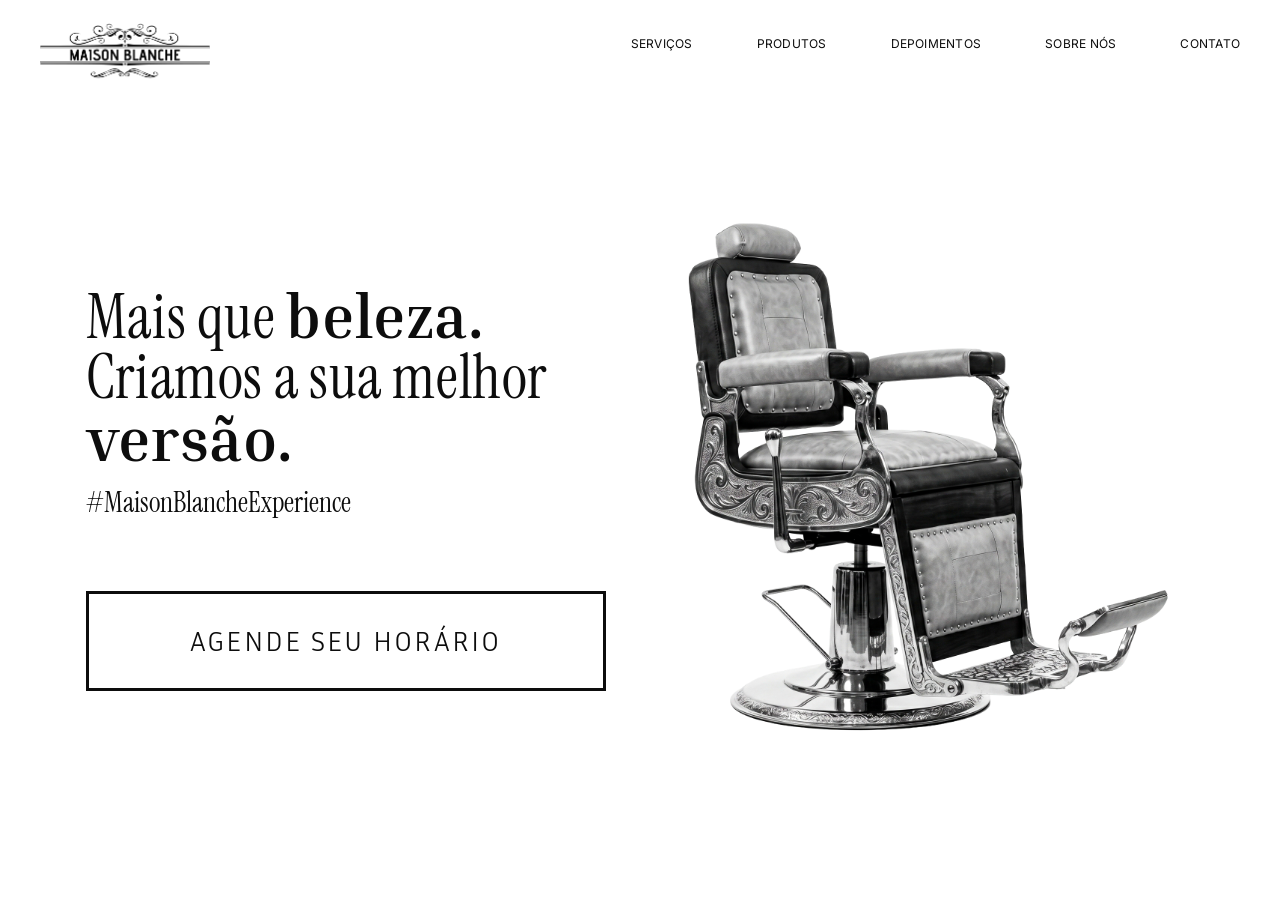
<file: index.html>
<!DOCTYPE html>
<html lang="pt-BR">

<head>
    <meta charset="UTF-8">
    <meta name="viewport" content="width=device-width, initial-scale=1.0">
    <title>Maison Blanche</title>
    <link rel="stylesheet" href="css/style.css">
</head>

<body>
    <header class="site-header"><a class="logo" href="index.html"><img src="assets/logo2black.png"
                alt="Maison Blanche"></a><button class="menu-toggle" aria-label="Abrir menu">☰</button>
        <nav class="nav-menu"><a href="servicos/index.html">Serviços</a><a href="produtos/index.html">Produtos</a><a
                href="depoimentos/index.html">Depoimentos</a><a href="sobre-nos/index.html">Sobre nós</a><a
                href="contato/index.html">Contato</a></nav>
    </header>
    <main class="page-main">
        <section class="hero">
            <div class="hero-content">
                <h1 class="hero-title">Mais que <strong>beleza.</strong><br>Criamos a sua melhor
                    <strong>versão.</strong></h1>
                <p class="hero-subtitle">#MaisonBlancheExperience</p><a class="hero-button"
                    href="contato/index.html">Agende seu horário</a>
            </div>
            <div class="hero-visual"><img class="hero-chair" src="assets/cadeira.png"
                    alt="Cadeira de salão Maison Blanche"></div>
        </section>
    </main>
    <script src="js/script.js"></script>
</body>

</html>
</file>
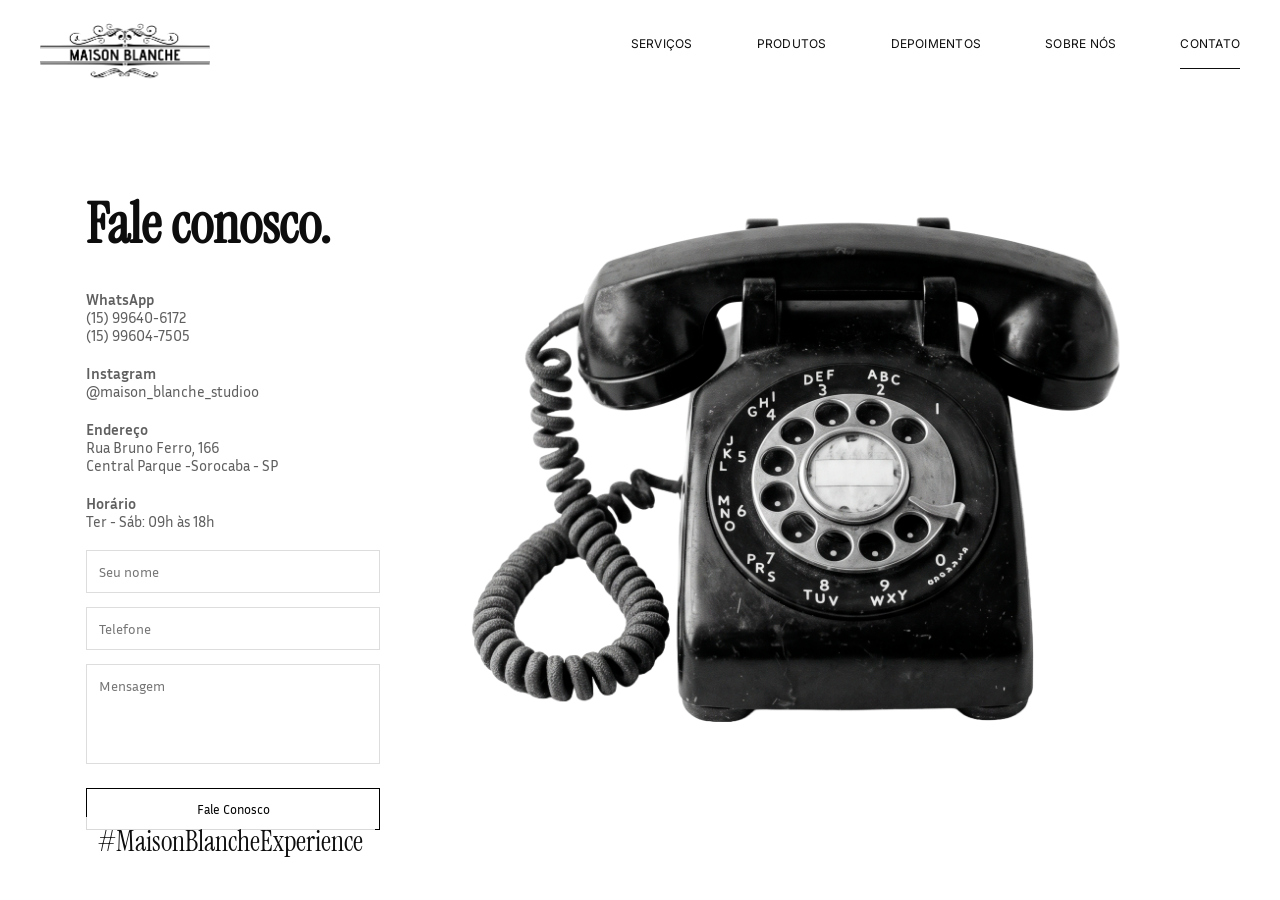
<file: contato/index.html>
<!DOCTYPE html>
<html lang="pt-BR">

<head>
    <meta charset="UTF-8">
    <meta name="viewport" content="width=device-width, initial-scale=1.0">
    <title>Contato | Maison Blanche</title>

    <link rel="stylesheet" href="../css/style.css">
</head>

<body>

    <header class="site-header">
        <a href="../home/index.html" class="logo">
            <img src="../assets/logo2black.png">
        </a>
        <button class="menu-toggle" aria-label="Abrir menu">☰</button>
        <nav class="nav-menu">
            <a href="../servicos/index.html">Serviços</a>
            <a href="../produtos/index.html">Produtos</a>
            <a href="../depoimentos/index.html">Depoimentos</a>
            <a href="../sobre-nos/index.html">Sobre Nós</a>
            <a href="../contato/index.html" class="active">Contato</a>
        </nav>
    </header>

    <main class="page-main contact-main">

        <section class="contact-layout">

            <!-- ESQUERDA -->
            <div class="contact-left">

                <h1>Fale conosco.</h1>

                <div class="contact-info">
                    <p><strong>WhatsApp</strong><br>
                        (15) 99640-6172<br>
                        (15) 99604-7505
                    </p>

                    <p><strong>Instagram</strong><br>@maison_blanche_studioo</p>

                    <p><strong>Endereço</strong><br>
                        Rua Bruno Ferro, 166<br>Central Parque -Sorocaba - SP</p>

                    <p><strong>Horário</strong><br>
                        Ter - Sáb: 09h às 18h</p>
                </div>

                <!-- FORM -->
                <form class="contact-form" id="contactForm">
                    <input type="text" placeholder="Seu nome" id="nome" required>
                    <input type="tel" placeholder="Telefone" id="telefone" required>
                    <textarea placeholder="Mensagem" id="mensagem" required></textarea>

                    <button type="submit">Fale Conosco</button>
                </form>

            </div>

            <!-- DIREITA -->
            <div class="contact-right">
                <img src="../assets/fone.png" class="contact-image">
            </div>

            <p class="contact-hashtag">#MaisonBlancheExperience</p>

        </section>

    </main>

    <script src="../js/contato.js"></script>

</body>

</html>
</file>
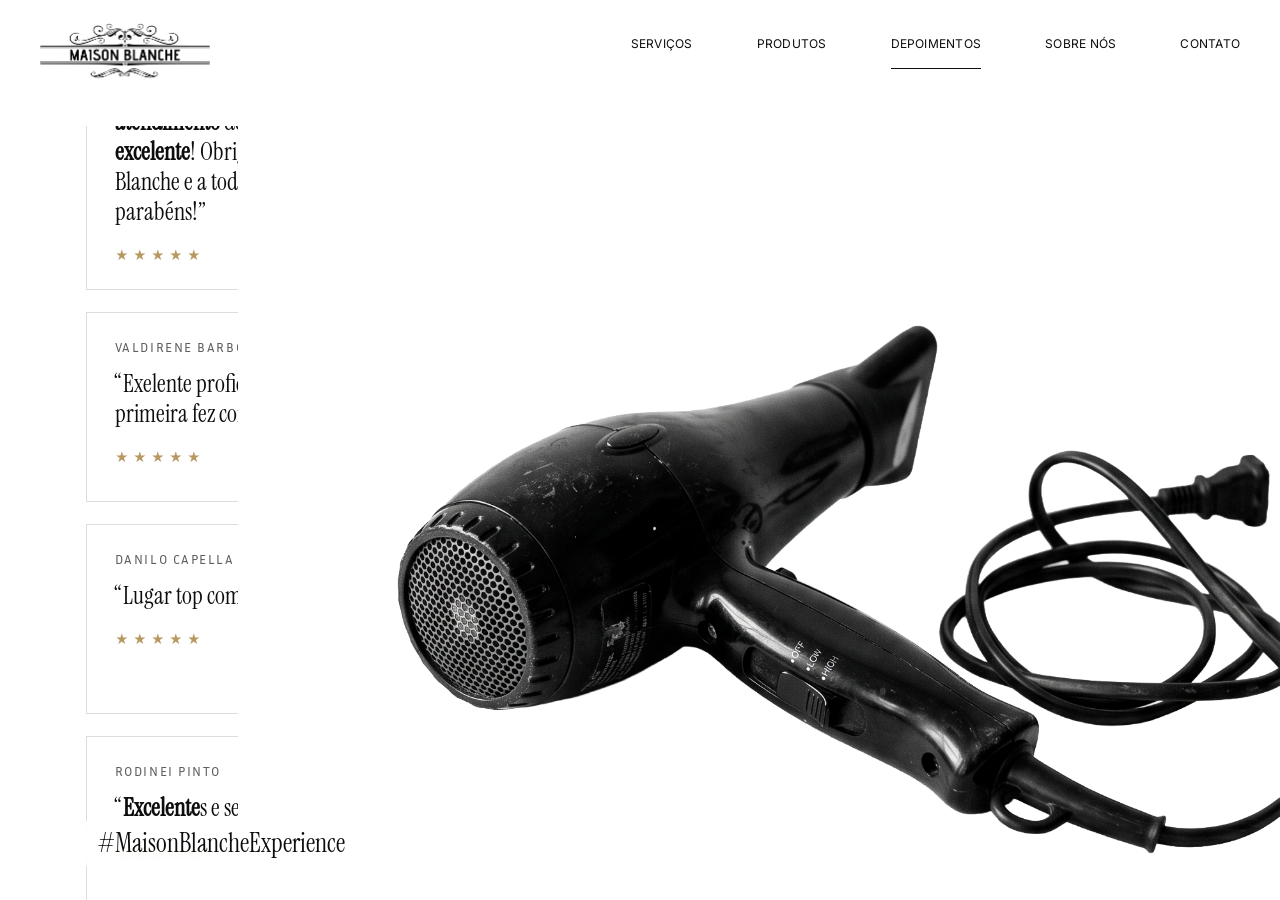
<file: depoimentos/index.html>
<!DOCTYPE html>
<html lang="pt-BR">

<head>
  <meta charset="UTF-8">
  <meta name="viewport" content="width=device-width, initial-scale=1.0">
  <title>Depoimentos | Maison Blanche</title>

  <link rel="stylesheet" href="../css/style.css">
</head>

<body>

  <header class="site-header">
    <a href="../home/index.html" class="logo">
      <img src="../assets/logo2black.png" alt="Maison Blanche">
    </a>

    <button class="menu-toggle" aria-label="Abrir menu">☰</button>
    <nav class="nav-menu">
      <a href="../servicos/index.html">Serviços</a>
      <a href="../produtos/index.html">Produtos</a>
      <a href="../depoimentos/index.html" class="active">Depoimentos</a>
      <a href="../sobre-nos/index.html">Sobre Nós</a>
      <a href="../contato/index.html">Contato</a>
    </nav>
  </header>

  <main class="page-main testimonials-main">
    <section class="testimonials-layout">

      <div class="testimonials-left">
        <div class="testimonials-carousel" id="testimonialsCarousel"></div>
      </div>

      <div class="testimonials-right">
        <img src="../assets/secador.png" alt="Secador Maison Blanche" class="testimonials-image">
      </div>

      <p class="testimonials-hashtag">#MaisonBlancheExperience</p>

    </section>
  </main>

  <script src="../js/depoimentos.js"></script>
</body>

</html>
</file>
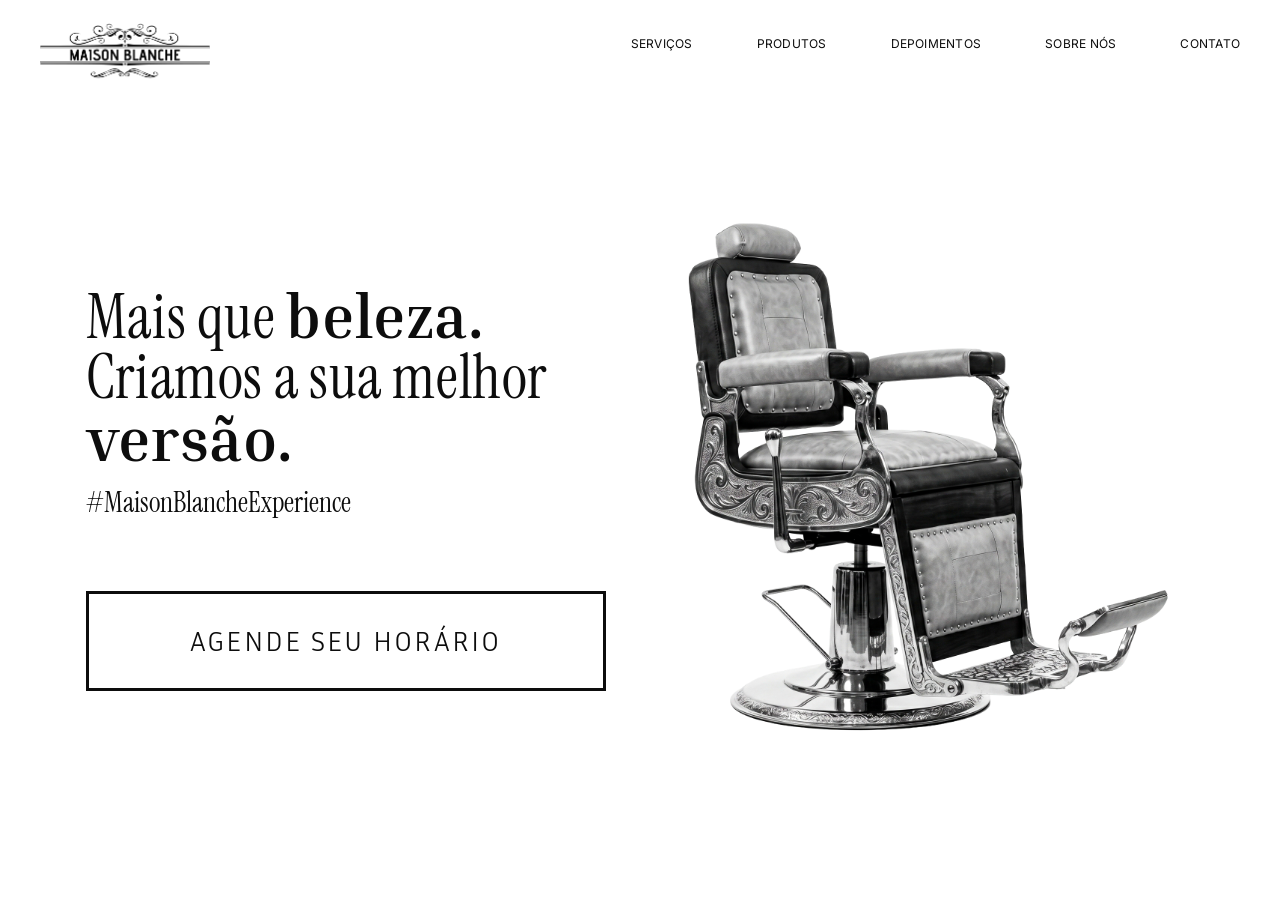
<file: home/index.html>
<!DOCTYPE html>
<html lang="pt-BR">

<head>
    <meta charset="UTF-8">
    <meta name="viewport" content="width=device-width, initial-scale=1.0">
    <title>Home | Maison Blanche</title>
    <link rel="stylesheet" href="../css/style.css">
</head>

<body>
    <header class="site-header"><a class="logo" href="../index.html"><img src="../assets/logo2black.png"
                alt="Maison Blanche"></a><button class="menu-toggle" aria-label="Abrir menu">☰</button>
        <nav class="nav-menu"><a href="../servicos/index.html">Serviços</a><a
                href="../produtos/index.html">Produtos</a><a href="../depoimentos/index.html">Depoimentos</a><a
                href="../sobre-nos/index.html">Sobre nós</a><a href="../contato/index.html">Contato</a></nav>
    </header>
    <main class="page-main">
        <section class="hero">
            <div class="hero-content">
                <h1 class="hero-title">Mais que <strong>beleza.</strong><br>Criamos a sua melhor
                    <strong>versão.</strong></h1>
                <p class="hero-subtitle">#MaisonBlancheExperience</p><a class="hero-button"
                    href="../contato/index.html">Agende seu horário</a>
            </div>
            <div class="hero-visual"><img class="hero-chair" src="../assets/cadeira.png"
                    alt="Cadeira de salão Maison Blanche"></div>
        </section>
    </main>
    <script src="../js/script.js"></script>
</body>

</html>
</file>
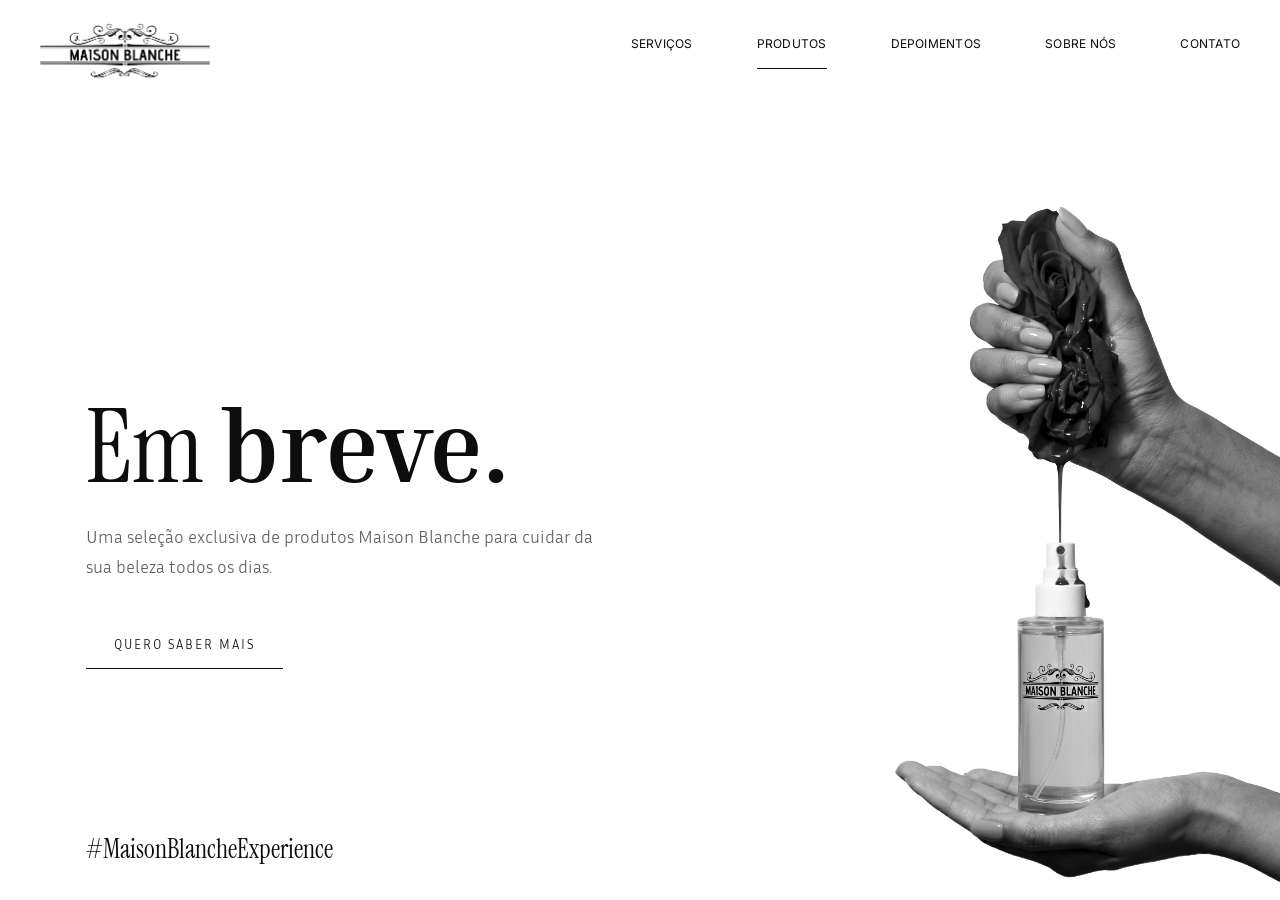
<file: produtos/index.html>
<!DOCTYPE html>
<html lang="pt-BR">

<head>
  <meta charset="UTF-8">
  <meta name="viewport" content="width=device-width, initial-scale=1.0">
  <title>Produtos | Maison Blanche</title>

  <link rel="stylesheet" href="../css/style.css">
</head>

<body>

  <header class="site-header">
    <a href="../home/index.html" class="logo">
      <img src="../assets/logo2black.png" alt="Maison Blanche">
    </a>

    <button class="menu-toggle" aria-label="Abrir menu">☰</button>

    <nav class="nav-menu">
      <a href="../servicos/index.html">Serviços</a>
      <a href="../produtos/index.html" class="active">Produtos</a>
      <a href="../depoimentos/index.html">Depoimentos</a>
      <a href="../sobre-nos/index.html">Sobre Nós</a>
      <a href="../contato/index.html">Contato</a>
    </nav>
  </header>

  <main class="page-main products-main">
    <section class="products-layout">

      <div class="products-left">
        <h1 class="products-title">
          Em <strong>breve.</strong>
        </h1>

        <p class="products-text">
          Uma seleção exclusiva de produtos Maison Blanche para cuidar da sua beleza todos os dias.
        </p>

        <a href="../contato/index.html" class="products-button">
          Quero saber mais
        </a>
      </div>

      <div class="products-right">
        <img src="../assets/recipiente_1.png" alt="Produtos Maison Blanche" class="products-image">
      </div>

      <p class="products-hashtag">#MaisonBlancheExperience</p>

    </section>
  </main>

  <script src="../js/script.js"></script>
</body>

</html>
</file>
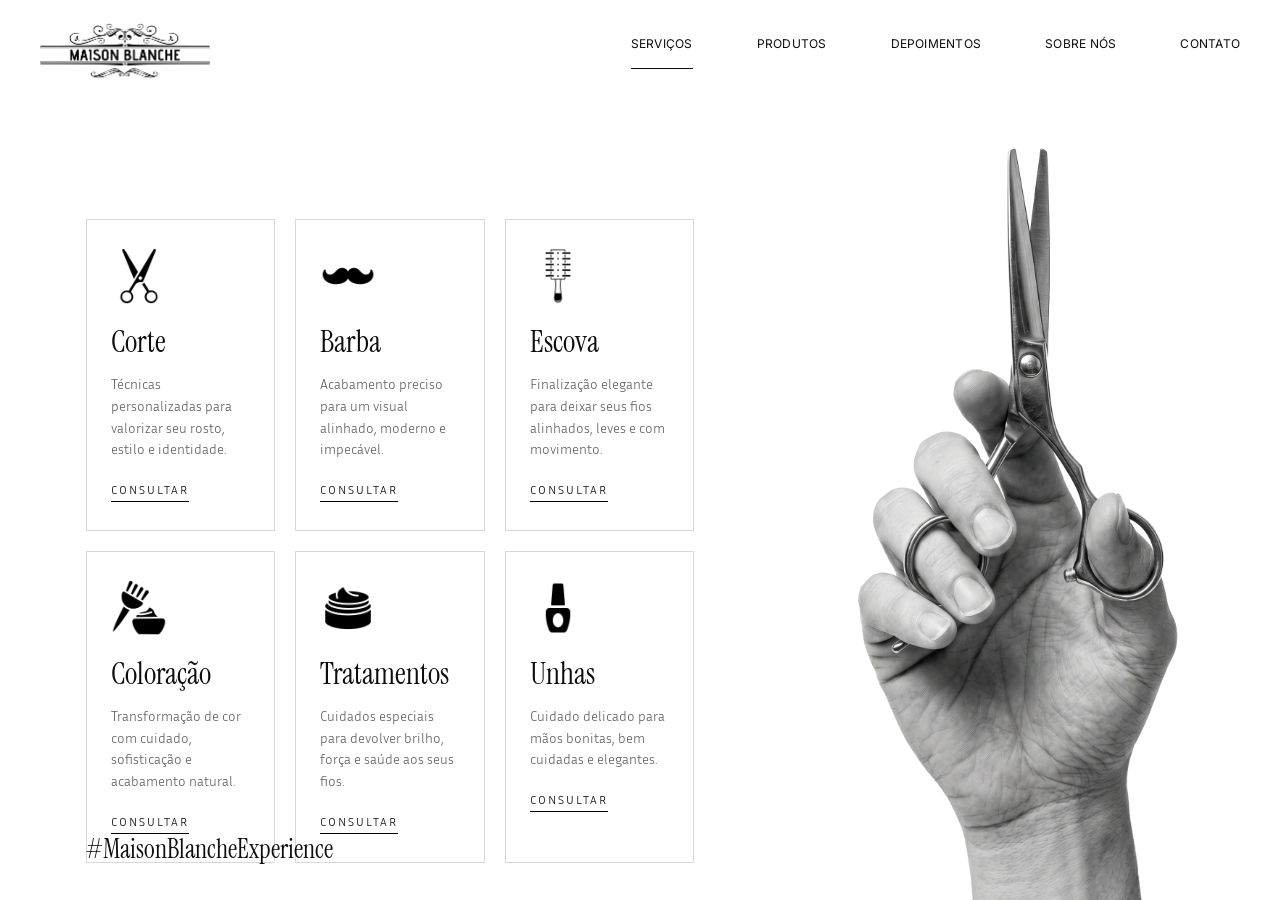
<file: servicos/index.html>
<!DOCTYPE html>
<html lang="pt-BR">

<head>
    <meta charset="UTF-8">
    <meta name="viewport" content="width=device-width, initial-scale=1.0">
    <title>Serviços | Maison Blanche</title>

    <link rel="stylesheet" href="../css/style.css">
</head>

<body>
    <header class="site-header">
        <a href="../home/index.html" class="logo">
            <img src="../assets/logo2black.png" alt="Maison Blanche">
        </a>
        <button class="menu-toggle" aria-label="Abrir menu">☰</button>
        <nav class="nav-menu">
            <a href="../servicos/index.html" class="active">Serviços</a>
            <a href="../produtos/index.html">Produtos</a>
            <a href="../depoimentos/index.html">Depoimentos</a>
            <a href="../sobre-nos/index.html">Sobre Nós</a>
            <a href="../contato/index.html">Contato</a>
        </nav>
    </header>

    <main class="page-main services-main">
        <section class="services-layout">
            <div class="services-left">
                <div class="services-cards">
                    <article class="service-card">
                        <img src="../assets/icons/scissor.png" class="service-icon" alt="Ícone de tesoura">
                        <h3>Corte</h3>
                        <p>Técnicas personalizadas para valorizar seu rosto, estilo e identidade.</p>
                        <a href="../contato/index.html">Consultar</a>
                    </article>

                    <article class="service-card">
                        <img src="../assets/icons/moustache.png" class="service-icon" alt="Ícone de barba">
                        <h3>Barba</h3>
                        <p>Acabamento preciso para um visual alinhado, moderno e impecável.</p>
                        <a href="../contato/index.html">Consultar</a>
                    </article>

                    <article class="service-card">
                        <img src="../assets/icons/hairbrush.png" class="service-icon" alt="Ícone de escova">
                        <h3>Escova</h3>
                        <p>Finalização elegante para deixar seus fios alinhados, leves e com movimento.</p>
                        <a href="../contato/index.html">Consultar</a>
                    </article>

                    <article class="service-card">
                        <img src="../assets/icons/hair-care.png" class="service-icon" alt="Ícone de pincel">
                        <h3>Coloração</h3>
                        <p>Transformação de cor com cuidado, sofisticação e acabamento natural.</p>
                        <a href="../contato/index.html">Consultar</a>
                    </article>

                    <article class="service-card">
                        <img src="../assets/icons/cream.png" class="service-icon" alt="Ícone de tratamento capilar">
                        <h3>Tratamentos</h3>
                        <p>Cuidados especiais para devolver brilho, força e saúde aos seus fios.</p>
                        <a href="../contato/index.html">Consultar</a>
                    </article>

                    <article class="service-card">
                        <img src="../assets/icons/nail-polish.png" class="service-icon" alt="Ícone de esmalte">
                        <h3>Unhas</h3>
                        <p>Cuidado delicado para mãos bonitas, bem cuidadas e elegantes.</p>
                        <a href="../contato/index.html">Consultar</a>
                    </article>
                </div>
            </div>

            <div class="services-right">
                <div class="services-visual">
                    <img src="../assets/tesoura.png" alt="Tesoura Maison Blanche" class="services-scissors">
                </div>
            </div>

            <p class="services-hashtag">#MaisonBlancheExperience</p>
        </section>
    </main>

    <script src="../js/script.js"></script>
</body>

</html>
</file>
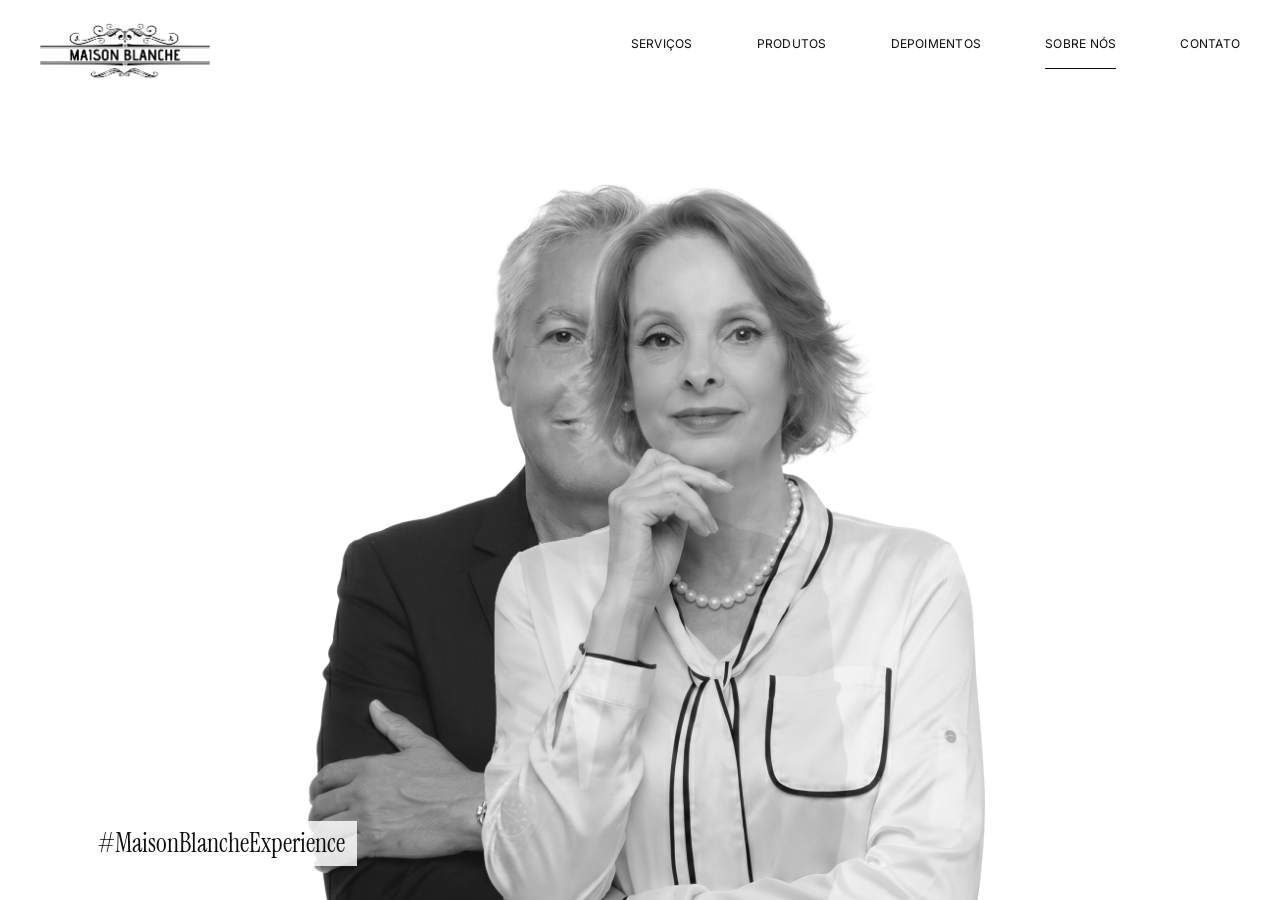
<file: sobre-nos/index.html>
<!DOCTYPE html>
<html lang="pt-BR">

<head>
    <meta charset="UTF-8">
    <meta name="viewport" content="width=device-width, initial-scale=1.0">
    <title>Sobre Nós | Maison Blanche</title>

    <link rel="stylesheet" href="../css/style.css">
</head>

<body>

    <header class="site-header">
        <a href="../home/index.html" class="logo">
            <img src="../assets/logo2black.png" alt="Maison Blanche">
        </a>
        <button class="menu-toggle" aria-label="Abrir menu">☰</button>
        <nav class="nav-menu">
            <a href="../servicos/index.html">Serviços</a>
            <a href="../produtos/index.html">Produtos</a>
            <a href="../depoimentos/index.html">Depoimentos</a>
            <a href="../sobre-nos/index.html" class="active">Sobre Nós</a>
            <a href="../contato/index.html">Contato</a>
        </nav>
    </header>

    <main class="page-main about-main">
        <section class="about-stage">

            <button class="about-person about-person-junior" data-person="junior"
                aria-label="Ver informações de Wilson Júnior">
                <img src="../assets/junior_1.png" alt="Wilson Júnior">
            </button>

            <button class="about-person about-person-blanche" data-person="blanche"
                aria-label="Ver informações de Blanche Leite">
                <img src="../assets/blanche_1.png" alt="Blanche Leite">
            </button>

            <article class="about-info-card" id="aboutCard">
                <h1 id="aboutName">Wilson Júnior</h1>
                <p id="aboutText">
                    Profissional com trajetória marcada por técnica, cuidado e atenção aos detalhes.
                    Sua experiência valoriza cortes, estilos e transformações pensadas para realçar
                    a identidade de cada cliente.
                </p>
            </article>

            <p class="about-hashtag">#MaisonBlancheExperience</p>

        </section>
    </main>

    <script src="../js/sobre-nos.js"></script>
</body>

</html>
</file>
<file: css/style.css>
@import url("https://fonts.googleapis.com/css2?family=Inter:wght@300;400;500;600&family=Instrument+Serif:ital@0;1&family=Inria+Serif:wght@300;400;700&family=Inria+Sans:wght@300;400;700&display=swap");

:root {
  --bg: #ffffff;
  --text: #0d0d0d;
  --muted: #5f5f5f;
  --line: #0d0d0d;
  --soft: #f5f3ef;
  --gold: #b89962;
  --font-title: "Instrument Serif", "Inria Serif", serif;
  --font-body: "Inter", "Inria Sans", sans-serif;
}

* {
  margin: 0;
  padding: 0;
  box-sizing: border-box;
}
html {
  scroll-behavior: smooth;
}
body {
  min-height: 100vh;
  background: var(--bg);
  color: var(--text);
  font-family: var(--font-body);
  overflow-x: hidden;
  transition: opacity 0.5s ease;
}

body.loaded {
  opacity: 1;
}

a {
  color: inherit;
  text-decoration: none;
}
img {
  max-width: 100%;
  display: block;
}

.site-header {
  width: 100%;
  height: 96px;
  padding: 22px 40px;
  display: flex;
  align-items: flex-start;
  justify-content: space-between;
  position: fixed;
  inset: 0 0 auto 0;
  background: rgba(255, 255, 255, 0.86);
  backdrop-filter: blur(10px);
  z-index: 50;
}
.logo img {
  width: 170px;
  height: auto;
}
.nav-menu {
  display: flex;
  align-items: center;
  gap: clamp(28px, 5vw, 74px);
  font-size: 12px;
  font-weight: 400;
  letter-spacing: 0.02em;
  text-transform: uppercase;
}
.nav-menu a {
  position: relative;
  padding: 14px 0;
}
.nav-menu a::after {
  content: "";
  position: absolute;
  left: 0;
  bottom: -4px;
  width: 0%;
  height: 1px;
  background: var(--line);
  transition: width 0.3s ease;
}
.nav-menu a:hover::after,
.nav-menu a.active::after {
  width: 100%;
}
.menu-toggle {
  display: none;
  background: none;
  border: 0;
  font-size: 28px;
}

.page-main {
  padding-top: 96px;
}
.hero {
  min-height: calc(100vh - 96px);
  display: grid;
  grid-template-columns: 1fr 1fr;
  align-items: center;
  padding: 40px 6.7vw 60px;
  gap: 48px;
}
.hero-content {
  max-width: 690px;
}
.hero-title {
  font-family: var(--font-title);
  font-weight: 400;
  font-size: clamp(44px, 4.8vw, 76px);
  line-height: 0.98;
  letter-spacing: 0.01em;
  opacity: 0;
  animation: fadeFromLeft 0.9s ease forwards;
}
.hero-title strong {
  font-weight: 700;
  font-family: "Inria Serif", var(--font-title);
}
.hero-subtitle {
  margin-top: 14px;
  font-family: var(--font-title);
  font-size: clamp(24px, 2.2vw, 34px);
  opacity: 0;
  animation: fadeFromLeft 0.9s ease forwards 0.2s;
}
.hero-button {
  font-family: "Inria Sans", sans-serif;
  font-weight: 300; /* Light */
  margin-top: 70px;
  letter-spacing: 2px;
  text-transform: uppercase;
  width: min(520px, 100%);
  height: 100px;
  display: inline-flex;
  align-items: center;
  justify-content: center;
  border: 3px solid var(--line);
  font-size: clamp(22px, 2.2vw, 34px);
  text-transform: uppercase;
  letter-spacing: 0.08em;
  transition:
    color 0.3s ease,
    background 0.3s ease,
    transform 0.3s ease;
  opacity: 0;
  animation: fadeFromBottom 0.9s ease forwards 0.42s;
}
.hero-button:hover {
  background: var(--line);
  color: #fff;
  transform: translateY(-4px);
}
.hero-visual {
  display: flex;
  justify-content: center;
  align-items: center;
}
.hero-chair {
  width: min(560px, 92%);
  opacity: 0;
  animation: fadeFromRight 1s ease forwards 0.3s;
}

.section-page {
  min-height: calc(100vh - 96px);
  padding: 70px 7vw;
}
.page-kicker {
  font-size: 12px;
  letter-spacing: 0.22em;
  text-transform: uppercase;
  color: var(--muted);
  margin-bottom: 18px;
}
.page-title {
  font-family: var(--font-title);
  font-size: clamp(48px, 6vw, 94px);
  line-height: 0.95;
  font-weight: 400;
  max-width: 850px;
}
.page-text {
  max-width: 760px;
  margin-top: 24px;
  color: var(--muted);
  font-size: 18px;
  line-height: 1.7;
}
.grid-cards {
  margin-top: 54px;
  display: grid;
  grid-template-columns: repeat(3, minmax(0, 1fr));
  gap: 24px;
}
.card {
  border: 1px solid #ddd;
  background: #fff;
  padding: 34px;
  min-height: 230px;
  transition:
    transform 0.35s ease,
    box-shadow 0.35s ease;
}
.card:hover {
  transform: translateY(-8px);
  box-shadow: 0 18px 40px rgba(0, 0, 0, 0.08);
}
.card img {
  width: 70px;
  height: 70px;
  object-fit: contain;
  margin-bottom: 24px;
}
.card h2,
.card h3 {
  font-family: var(--font-title);
  font-size: 32px;
  font-weight: 400;
  margin-bottom: 14px;
}
.card p {
  color: var(--muted);
  line-height: 1.6;
}
.about-layout,
.contact-layout {
  display: grid;
  grid-template-columns: 0.9fr 1.1fr;
  gap: 60px;
  align-items: center;
  margin-top: 52px;
}
.about-image {
  border-radius: 0;
  overflow: hidden;
  background: var(--soft);
}
.contact-box {
  border: 1px solid #ddd;
  padding: 42px;
  background: var(--soft);
}
.contact-box p {
  margin: 14px 0;
  color: var(--muted);
}
.whatsapp-button {
  margin-top: 28px;
  display: inline-flex;
  border: 2px solid #111;
  padding: 18px 30px;
  text-transform: uppercase;
  letter-spacing: 0.08em;
  transition: 0.3s ease;
}
.whatsapp-button:hover {
  background: #111;
  color: #fff;
}
.reveal {
  opacity: 0;
  transform: translateY(32px);
  transition:
    opacity 0.7s ease,
    transform 0.7s ease;
}
.reveal.visible {
  opacity: 1;
  transform: translateY(0);
}

@keyframes fadeFromLeft {
  from {
    opacity: 0;
    transform: translateX(-65px);
  }
  to {
    opacity: 1;
    transform: translateX(0);
  }
}
@keyframes fadeFromBottom {
  from {
    opacity: 0;
    transform: translateY(55px);
  }
  to {
    opacity: 1;
    transform: translateY(0);
  }
}
@keyframes fadeFromRight {
  from {
    opacity: 0;
    transform: translateX(80px);
  }
  to {
    opacity: 1;
    transform: translateX(0);
  }
}

@media (max-width: 900px) {
  .site-header {
    height: 82px;
    padding: 18px 22px;
    align-items: center;
  }
  .logo img {
    width: 140px;
  }
  .menu-toggle {
    display: block;
    z-index: 60;
  }
  .nav-menu {
    position: fixed;
    inset: 82px 0 auto 0;
    background: #fff;
    padding: 24px;
    flex-direction: column;
    gap: 14px;
    border-bottom: 1px solid #eee;
    transform: translateY(-140%);
    transition: transform 0.35s ease;
  }
  .nav-menu.open {
    transform: translateY(0);
  }
  .page-main {
    padding-top: 82px;
  }
  .hero {
    grid-template-columns: 1fr;
    padding: 36px 24px 50px;
    text-align: left;
    gap: 28px;
  }
  .hero-button {
    height: 78px;
    margin-top: 42px;
  }
  .hero-visual {
    order: -1;
    justify-content: flex-end;
  }
  .hero-chair {
    width: min(360px, 86%);
  }
  .grid-cards,
  .about-layout,
  .contact-layout {
    grid-template-columns: 1fr;
  }
  .section-page {
    padding: 42px 24px;
  }
}

/* SERVIÇOS */

.services-main {
  min-height: 100vh;
}

.services-layout {
  min-height: calc(100vh - 96px);
  height: calc(100vh - 96px);
  padding: 40px 6.7vw 70px;
  display: grid;
  grid-template-columns: 1.15fr 0.85fr;
  align-items: center;
  gap: 50px;
  overflow: hidden;
}

.services-visual {
  display: flex;
  align-items: center;
  justify-content: flex-start;
  min-height: 520px;
}

.services-scissors {
  width: auto;
  height: 90vh; /* controla altura real */
  max-height: 100%;
  object-fit: contain;
  opacity: 0;
  animation: fadeFromRight 1s ease forwards 0.25s;
}

.services-content {
  width: 100%;
  opacity: 0;
  animation: fadeFromRight 0.9s ease forwards 0.18s;
}

.services-cards {
  display: grid;
  grid-template-columns: repeat(3, minmax(0, 1fr));
  gap: 20px;
  margin-top: 0;
  width: 100%;
}

.service-card {
  min-height: 255px;
  padding: 28px 24px;
  border: 1px solid #d8d8d8;
  background: #fff;
  opacity: 0;
  transform: translateY(34px);
  animation: fadeCardUp 0.8s ease forwards;
  transition:
    transform 0.35s ease,
    border-color 0.35s ease,
    box-shadow 0.35s ease;
}

.service-card:nth-child(1) {
  animation-delay: 0.22s;
}
.service-card:nth-child(2) {
  animation-delay: 0.32s;
}
.service-card:nth-child(3) {
  animation-delay: 0.42s;
}
.service-card:nth-child(4) {
  animation-delay: 0.52s;
}
.service-card:nth-child(5) {
  animation-delay: 0.62s;
}
.service-card:nth-child(6) {
  animation-delay: 0.72s;
}

.service-card:hover {
  transform: translateY(-8px);
  border-color: #000;
  box-shadow: 0 20px 45px rgba(0, 0, 0, 0.08);
}

.services-left {
  order: 1;
  display: flex;
  align-items: center;
  justify-content: flex-start;
}

.services-right {
  order: 2;
  display: flex;
  justify-content: flex-end;
  align-items: flex-end;
  height: 100%;
}

.service-icon {
  width: 56px;
  height: 56px;
  object-fit: contain;
  margin-bottom: 18px;
  transition:
    transform 0.35s ease,
    opacity 0.35s ease,
    filter 0.35s ease;
}

.service-card:hover .service-icon {
  transform: scale(1.14);
  opacity: 0.9;
  filter: brightness(0.75);
}

.service-card h3 {
  font-family: var(--font-title);
  font-size: 30px;
  font-weight: 400;
  margin-bottom: 12px;
}

.service-card p {
  color: var(--muted);
  font-family: "Inria Sans", sans-serif;
  font-size: 14px;
  font-weight: 300;
  line-height: 1.55;
}

.service-card a {
  margin-top: 22px;
  display: inline-block;
  font-family: "Inria Sans", sans-serif;
  font-size: 12px;
  font-weight: 300;
  text-transform: uppercase;
  letter-spacing: 2px;
  border-bottom: 1px solid #000;
  padding-bottom: 4px;
}

.services-hashtag {
  position: fixed;
  left: 6.7vw;
  bottom: 34px;
  font-family: var(--font-title);
  font-size: clamp(22px, 2vw, 34px);
  opacity: 0;
  animation: fadeFromLeft 0.9s ease forwards 0.2s;
  z-index: 2;
}

@keyframes fadeCardUp {
  to {
    opacity: 1;
    transform: translateY(0);
  }
}

@media (max-width: 1100px) {
  .services-layout {
    grid-template-columns: 0.55fr 1fr;
    gap: 36px;
  }

  .services-cards {
    grid-template-columns: repeat(2, minmax(0, 1fr));
  }
}

@media (max-width: 900px) {
  .services-layout {
    height: auto;
    min-height: calc(100vh - 82px);
    overflow: visible;
    grid-template-columns: 1fr;
    padding: 30px 20px 90px;
  }

  .services-main {
    min-height: 100vh;
    overflow: visible;
  }

  .services-right {
    display: none;
  }

  .services-cards {
    grid-template-columns: 1fr;
    gap: 16px;
  }

  .service-card {
    min-height: auto;
    padding: 20px;
  }

  .service-icon {
    width: 44px;
    height: 44px;
    margin-bottom: 12px;
  }

  .service-card h3 {
    font-size: 24px;
    margin-bottom: 8px;
  }

  .service-card p {
    font-size: 13px;
    line-height: 1.45;
  }

  .service-card a {
    margin-top: 14px;
    font-size: 11px;
  }

  .services-left {
    order: 1;
  }

  .services-right {
    display: none;
  }

  .services-hashtag {
    order: 3;
    grid-column: 1 / -1;

    position: relative;
    left: auto;
    right: auto;
    bottom: auto;

    width: 100%;
    margin-top: 42px;
    padding: 34px 0 8px;

    display: flex;
    align-items: center;
    justify-content: center;

    font-family: var(--font-title);
    font-size: 24px;
    text-align: center;

    border-top: 1px solid rgba(0, 0, 0, 0.14);
    background: transparent;

    opacity: 0;
    transform: translateY(22px);
    animation: mobileFooterFade 0.9s ease forwards 0.35s;
  }

  .services-hashtag::before,
  .services-hashtag::after {
    content: "";
    width: 34px;
    height: 1px;
    background: rgba(0, 0, 0, 0.35);
    margin: 0 14px;
  }
}

@keyframes mobileFooterFade {
  to {
    opacity: 1;
    transform: translateY(0);
  }
}

/* PRODUTOS */

.products-main {
  min-height: 100vh;
  overflow: hidden;
}

.products-layout {
  height: calc(100vh - 96px);
  padding: 40px 6.7vw 0;
  display: grid;
  grid-template-columns: 1fr auto;
  align-items: center;
  gap: 60px;
  padding-right: 0;
  position: relative;
  overflow: hidden;
}

.products-left {
  max-width: 620px;
  opacity: 0;
  animation: fadeFromLeft 0.9s ease forwards;
}

.products-title {
  font-family: var(--font-title);
  font-size: clamp(72px, 8vw, 128px);
  font-weight: 400;
  line-height: 0.95;
}

.products-title strong {
  font-family: "Inria Serif", var(--font-title);
  font-weight: 700;
}

.products-text {
  margin-top: 24px;
  max-width: 520px;
  color: var(--muted);
  font-family: "Inria Sans", sans-serif;
  font-size: 18px;
  font-weight: 300;
  line-height: 1.7;
}

.products-button {
  margin-top: 38px;
  display: inline-flex;
  align-items: center;
  justify-content: center;
  padding: 16px 28px;
  border-bottom: 1px solid var(--line);
  font-family: "Inria Sans", sans-serif;
  font-size: 13px;
  font-weight: 300;
  text-transform: uppercase;
  letter-spacing: 2px;
  transition:
    opacity 0.3s ease,
    transform 0.3s ease;
}

.products-button:hover {
  opacity: 0.65;
  transform: translateY(-3px);
}

.products-right {
  height: 100%;
  display: flex;
  justify-content: flex-end;
  align-items: flex-end;
}

.products-image {
  height: 88vh;
  width: auto;
  max-height: 100%;
  object-fit: contain;
  opacity: 0;
  animation: fadeFromRight 1s ease forwards 0.25s;
}

.products-hashtag {
  position: fixed;
  left: 6.7vw;
  bottom: 34px;
  font-family: var(--font-title);
  font-size: clamp(22px, 2vw, 34px);
  opacity: 0;
  animation: fadeFromLeft 0.9s ease forwards 0.2s;
  z-index: 2;
}

@media (max-width: 900px) {
  .products-main {
    min-height: 100vh;
    overflow: visible;
  }

  .products-layout {
    height: auto;
    min-height: calc(100vh - 82px);
    overflow: visible;

    display: flex;
    flex-direction: column;
    align-items: stretch;

    padding: 34px 22px 90px;
    gap: 28px;
  }

  .products-left {
    order: 1;
    max-width: 100%;
    text-align: left;
  }

  .products-right {
    order: 2;
    height: auto;
    justify-content: center;
    align-items: center;
  }

  .products-image {
    width: min(340px, 92%);
    max-height: none;
    height: auto;
    margin-top: 10px;
    margin-bottom: 10px;
    margin-right: -100px;
    transform: scale(1.15);
  }

  .products-title {
    font-size: clamp(52px, 16vw, 72px);
  }

  .products-text {
    margin-top: 18px;
    font-size: 15px;
    line-height: 1.55;
  }

  .products-button {
    margin-top: 24px;
    padding: 14px 0;
    font-size: 12px;
  }

  .products-hashtag {
    order: 3;

    position: relative;
    left: auto;
    right: auto;
    bottom: auto;

    width: 100%;
    margin-top: 18px;
    padding: 34px 0 8px;

    display: flex;
    align-items: center;
    justify-content: center;

    font-size: 24px;
    text-align: center;
    border-top: 1px solid rgba(0, 0, 0, 0.14);
    background: transparent;

    opacity: 0;
    transform: translateY(22px);
    animation: mobileFooterFade 0.9s ease forwards 0.35s;
  }

  .products-hashtag::before,
  .products-hashtag::after {
    content: "";
    width: 34px;
    height: 1px;
    background: rgba(0, 0, 0, 0.35);
    margin: 0 14px;
  }
}

/* DEPOIMENTOS */

.testimonials-main {
  height: 100vh;
  overflow: hidden;
}

.testimonials-layout {
  height: calc(100vh - 96px);
  padding: 30px 0 0 6.7vw;
  display: grid;
  grid-template-columns: 1fr auto;
  gap: 60px;
  align-items: center;
  overflow: hidden;
}

.testimonials-left {
  height: 100%;
  max-width: 760px;
  overflow: hidden;
  display: flex;
  align-items: center;
}

.testimonials-carousel {
  display: flex;
  flex-direction: column;
  gap: 22px;
  animation: testimonialsScroll 100s linear infinite;
}

.testimonials-carousel:hover {
  animation-play-state: paused;
}

.testimonial-card {
  border: 1px solid #ddd;
  background: #fff;
  padding: 26px 28px;
  width: 430px;
  min-height: 190px;
  transition:
    transform 0.35s ease,
    border-color 0.35s ease,
    box-shadow 0.35s ease;
}

.testimonial-card {
  width: 420px;
  min-height: 190px;
  padding: 26px 28px;

  border: 1px solid #ddd;
  background: #fff;

  display: flex;
  flex-direction: column;
  justify-content: flex-start;

  transition:
    transform 0.35s ease,
    box-shadow 0.35s ease;
}

.testimonial-card:hover {
  transform: translateX(10px);
  border-color: #000;
  box-shadow: 0 20px 45px rgba(0, 0, 0, 0.08);
}

.testimonial-name {
  font-family: "Inria Sans", sans-serif;
  font-size: 13px;
  font-weight: 400;
  color: var(--muted);
  text-transform: uppercase;
  letter-spacing: 0.12em;
  margin-bottom: 14px;
}

.testimonial-text {
  font-family: var(--font-title);
  font-size: 24px;
  line-height: 1.25;
  color: var(--text);
}

.testimonial-text mark {
  background: transparent;
  color: var(--text);
  font-weight: 700;
}

.testimonial-stars {
  margin-top: 20px;
  font-size: 13px;
  letter-spacing: 4px;
  color: #b89962;
}

.testimonials-right {
  height: 100%;
  display: flex;
  justify-content: flex-end;
  align-items: flex-end;
}

.testimonials-image {
  height: 75vh;
  max-height: 80%;
  width: auto;
  object-fit: contain;
  opacity: 0;
  animation: fadeFromRight 1s ease forwards 0.25s;
}

.testimonials-hashtag {
  position: fixed;
  left: 6.7vw;
  bottom: 34px;
  font-family: var(--font-title);
  font-size: clamp(22px, 2vw, 34px);
  animation: fadeFromLeft 0.9s ease forwards 0.2s;
  background: rgba(255, 255, 255, 0.85);
  backdrop-filter: blur(6px);
  padding: 6px 12px;
  z-index: 2;
}

@keyframes testimonialsScroll {
  from {
    transform: translateY(0);
  }

  to {
    transform: translateY(-50%);
  }
}

@media (max-width: 900px) {
  .testimonials-layout {
    height: auto;
    min-height: calc(100vh - 82px);
    grid-template-columns: 1fr;
    padding: 40px 24px 90px;
  }

  .testimonials-left {
    max-width: 100%;
    height: 480px;
  }

  .testimonial-card,
  .testimonial-card:nth-child(3n),
  .testimonial-card:nth-child(4n) {
    width: min(100%, 420px);
  }

  .testimonials-right {
    display: none;
  }

  .testimonials-hashtag {
    order: 3;

    position: relative;
    left: auto;
    right: auto;
    bottom: auto;

    width: 100%;
    margin-top: 42px;
    padding: 34px 0 8px;

    display: flex;
    align-items: center;
    justify-content: center;

    font-family: var(--font-title);
    font-size: 24px;
    text-align: center;

    border-top: 1px solid rgba(0, 0, 0, 0.14);
    background: transparent;
    backdrop-filter: none;

    opacity: 0;
    transform: translateY(22px);
    animation: mobileFooterFade 0.9s ease forwards 0.35s;
  }

  .testimonials-hashtag::before,
  .testimonials-hashtag::after {
    content: "";
    width: 34px;
    height: 1px;
    background: rgba(0, 0, 0, 0.35);
    margin: 0 14px;
  }
}

/* SOBRE NÓS */

.about-main {
  height: 100vh;
  overflow: hidden;
}

.about-stage {
  height: calc(100vh - 96px);
  position: relative;
  overflow: hidden;
  background: #fff;
}

.about-person {
  position: absolute;
  bottom: 0;
  border: 0;
  background: transparent;
  padding: 0;
  cursor: pointer;
  z-index: 2;
}

.about-person img {
  height: 82vh;
  width: auto;
  object-fit: contain;
  object-position: bottom center;
  filter: grayscale(1);
  opacity: 0.92;
  transform: scale(1.02);
  transition:
    filter 0.45s ease,
    opacity 0.45s ease,
    transform 0.45s ease;
}

.about-person:hover img,
.about-person.active img {
  filter: grayscale(0);
  opacity: 1;
  transform: none;
}

.about-person-junior {
  left: 22vw;
  opacity: 0;
  animation: fadeFromLeft 0.9s ease forwards 0.2s;
}

.about-person-blanche {
  right: 22vw;
  opacity: 0;
  animation: fadeFromRight 0.9s ease forwards 0.3s;
}

.about-info-card {
  position: absolute;
  width: min(760px, 58vw);
  min-height: 520px;
  padding: 70px 80px;
  top: 14vh;
  border: 1px solid rgba(0, 0, 0, 0.08);
  border-radius: 26px;

  background: rgba(255, 255, 255, 0.58);
  backdrop-filter: blur(18px);
  -webkit-backdrop-filter: blur(18px);

  box-shadow: 0 30px 80px rgba(0, 0, 0, 0.12);

  opacity: 0;
  pointer-events: none;
  transform: translateY(24px);
  transition:
    opacity 0.45s ease,
    transform 0.45s ease,
    left 0.45s ease,
    right 0.45s ease;

  z-index: 4;
}

.about-info-card.visible {
  opacity: 1;
  pointer-events: auto;
  transform: translateY(0);
}

.about-info-card.card-right {
  right: 4vw;
  left: auto;
}

.about-info-card.card-left {
  left: 4vw;
  right: auto;
}

.about-info-card h1 {
  font-family: var(--font-title);
  font-size: clamp(52px, 5vw, 76px);
  font-weight: 400;
  font-style: italic;
  line-height: 1;
  margin-bottom: 32px;
}

.about-info-card p {
  font-family: "Intel One Mono", "Inria Sans", monospace;
  font-size: clamp(17px, 1.4vw, 22px);
  line-height: 1.55;
  color: #111;
}

.about-hashtag {
  position: fixed;
  left: 6.7vw;
  bottom: 34px;
  font-family: var(--font-title);
  font-size: clamp(22px, 2vw, 34px);
  background: rgba(255, 255, 255, 0.82);
  animation: fadeFromLeft 0.9s ease forwards 0.2s;
  padding: 6px 12px;
  z-index: 6;
}

@media (max-width: 900px) {
  .about-main {
    overflow: visible;
  }

  .about-stage {
    height: auto;
    min-height: calc(100vh - 82px);
    padding: 40px 24px 100px;
    display: grid;
    grid-template-columns: 1fr 1fr;
    align-items: end;
  }

  .about-person {
    position: relative;
    left: auto;
    right: auto;
    bottom: auto;
  }

  .about-person img {
    height: 48vh;
    max-width: 100%;
  }

  .about-info-card {
    grid-column: 1 / -1;
    position: relative;
    top: auto;
    left: auto !important;
    right: auto !important;
    width: 100%;
    min-height: auto;
    padding: 36px 28px;
    margin-top: 24px;
  }

 .about-hashtag {

    width: 100%;
    margin-top: 42px;
    padding: 34px 0 8px;
    margin-left: -30px;

    display: flex;
    align-items: center;
    justify-content: center;

    font-family: var(--font-title);
    font-size: 24px;
    text-align: center;

    border-top: 1px solid rgba(0, 0, 0, 0.14);
    background: transparent;

    opacity: 0;
    transform: translateY(22px);
    animation: mobileFooterFade 0.9s ease forwards 0.35s;
  }

  .about-hashtag::before,
  .about-hashtag::after {
    content: "";
    width: 34px;
    height: 1px;
    background: rgba(0, 0, 0, 0.35);
    margin: 0 14px;
  }
}

/* CONTATO */

.contact-main {
  height: 100vh;
  overflow: hidden;
}

.contact-layout {
  height: calc(100vh - 96px);
  display: grid;
  grid-template-columns: 1fr auto;
  padding: 40px 6.7vw 0;
  align-items: flex-start;
}

.contact-left {
  max-width: 480px;
  opacity: 0;
  animation: fadeFromLeft 0.9s ease forwards 0.2s;
}

.contact-left h1 {
  font-family: var(--font-title);
  font-size: 56px;
  margin-bottom: 30px;
}

.contact-info p {
  margin-bottom: 20px;
  font-family: "Inria Sans";
  font-size: 15px;
  color: var(--muted);
}

.contact-form {
  margin-top: 20px;
  display: flex;
  flex-direction: column;
  gap: 14px;
}

.contact-form input,
.contact-form textarea {
  border: 1px solid #ddd;
  padding: 12px;
  font-family: "Inria Sans";
  font-size: 14px;
  background: transparent;
}

.contact-form textarea {
  resize: none;
  height: 100px;
}

.contact-form button {
  margin-top: 10px;
  border: 1px solid #000;
  background: transparent;
  padding: 12px;
  font-family: "Inria Sans";
  cursor: pointer;
  transition: 0.3s;
}

.contact-form button:hover {
  background: #000;
  color: #fff;
}

.contact-right {
  display: flex;
  align-items: flex-end;
}

.contact-image {
  height: 65vh;
  max-height: 75%;
  object-fit: contain;
  opacity: 0;
  animation: fadeFromRight 1s ease forwards 0.25s;
}

.contact-hashtag {
  position: fixed;
  left: 6.7vw;
  bottom: 34px;
  font-family: var(--font-title);
  font-size: 28px;
  background: rgba(255, 255, 255, 0.85);
  animation: fadeFromLeft 0.9s ease forwards 0.2s;
  padding: 6px 12px;
}

@media (max-width: 900px) {
  .contact-main {
    height: auto;
    min-height: 100vh;
    overflow: visible;
  }

  .contact-layout {
    height: auto;
    min-height: calc(100vh - 82px);
    overflow: visible;

    display: flex;
    flex-direction: column;
    align-items: stretch;

    padding: 32px 22px 90px;
    gap: 28px;
  }

  .contact-left {
    order: 1;
    max-width: 100%;
  }

  .contact-left h1 {
    font-size: 46px;
    margin-bottom: 22px;
  }

  .contact-info p {
    margin-bottom: 14px;
    font-size: 14px;
    line-height: 1.45;
  }

  .contact-form {
    margin-top: 24px;
    gap: 12px;
  }

  .contact-form input,
  .contact-form textarea {
    width: 100%;
    padding: 14px 12px;
    font-size: 14px;
  }

  .contact-form textarea {
    min-height: 120px;
  }

  .contact-form button {
    width: 100%;
    padding: 15px;
    font-size: 13px;
    letter-spacing: 1.5px;
    text-transform: uppercase;
  }

  .contact-right {
    display: none;
  }

  .contact-hashtag {
    order: 2;

    position: relative;
    left: auto;
    right: auto;
    bottom: auto;

    width: 100%;
    margin-top: 42px;
    padding: 34px 0 8px;

    display: flex;
    align-items: center;
    justify-content: center;

    font-family: var(--font-title);
    font-size: 24px;
    text-align: center;

    border-top: 1px solid rgba(0, 0, 0, 0.14);
    background: transparent;

    opacity: 0;
    transform: translateY(22px);
    animation: mobileFooterFade 0.9s ease forwards 0.35s;
  }

  .contact-hashtag::before,
  .contact-hashtag::after {
    content: "";
    width: 34px;
    height: 1px;
    background: rgba(0, 0, 0, 0.35);
    margin: 0 14px;
  }
}
</file>
